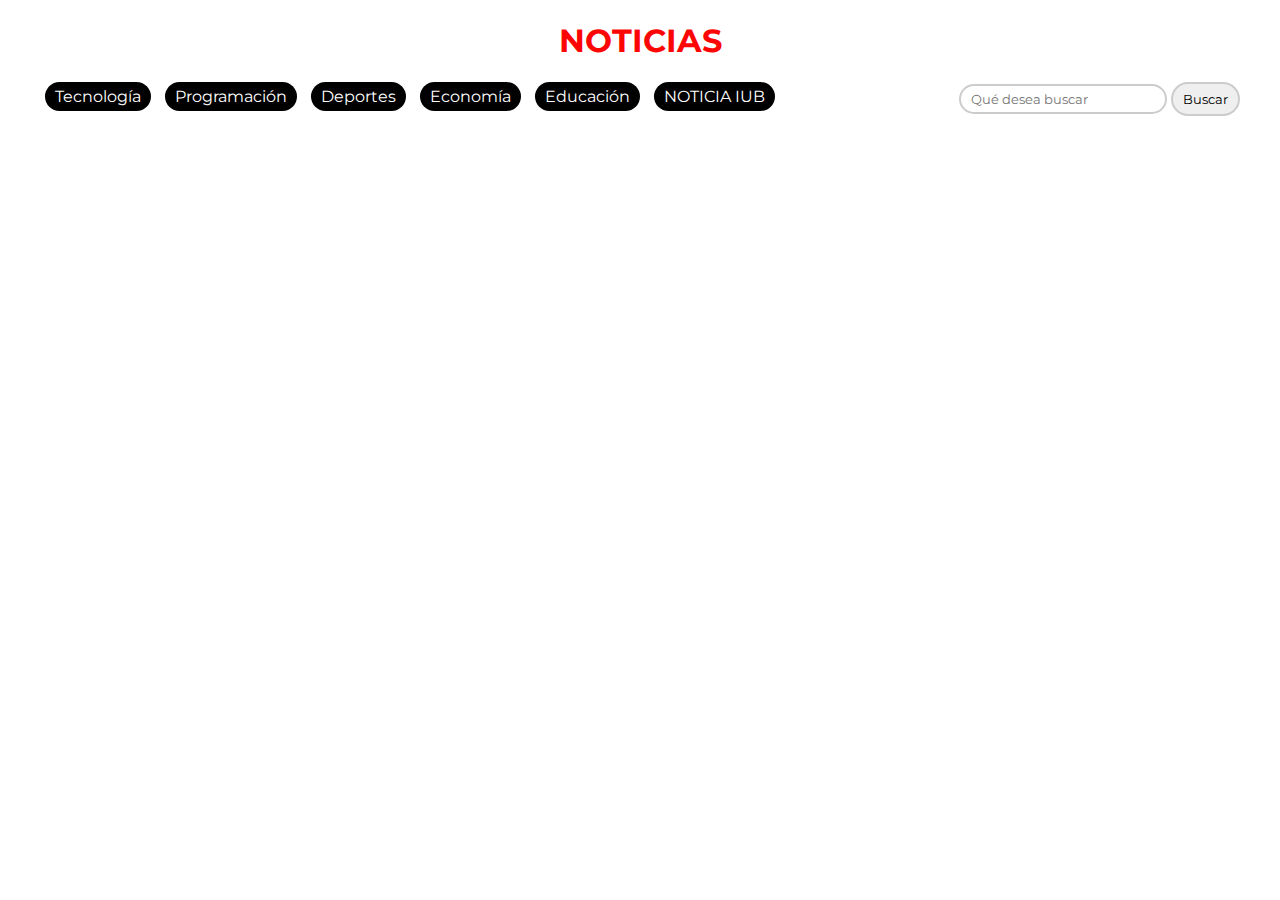
<file: index.html>
<!DOCTYPE html>
<html lang="es">
<head>
    <meta charset="UTF-8">
    <meta http-equiv="X-UA-Compatible" content="IE=edge">
    <meta name="viewport" content="width=device-width, initial-scale=1.0">
    <link rel="stylesheet" href="estilo.css">
    <title>Noticias</title>
</head>

<body>
    <div class="container">
        <h1>NOTICIAS</h1>
        <header>
            <nav>
                <span class="cat" onclick="buscar('Tecnología')">Tecnología</span>
                <span class="cat" onclick="buscar('programación')">Programación</span>
                <span class="cat" onclick="buscar('deportes')">Deportes</span>
                <span class="cat" onclick="buscar('economía')">Economía</span>
                <span class="cat" onclick="buscar('educación')">Educación</span>
                <a href="/lugar.html"><span>NOTICIA IUB</span></a>
            </nav>
            <div class="busqueda">
                <input type="text" placeholder="Qué desea buscar" id="busqueda">
                <button onclick="buscarTema()">Buscar</button>
            </div>
        </header>


        <div class="container-noticias">

        </div>
    </div>
    <script src="app.js"></script>

</body>

</html>
</file>
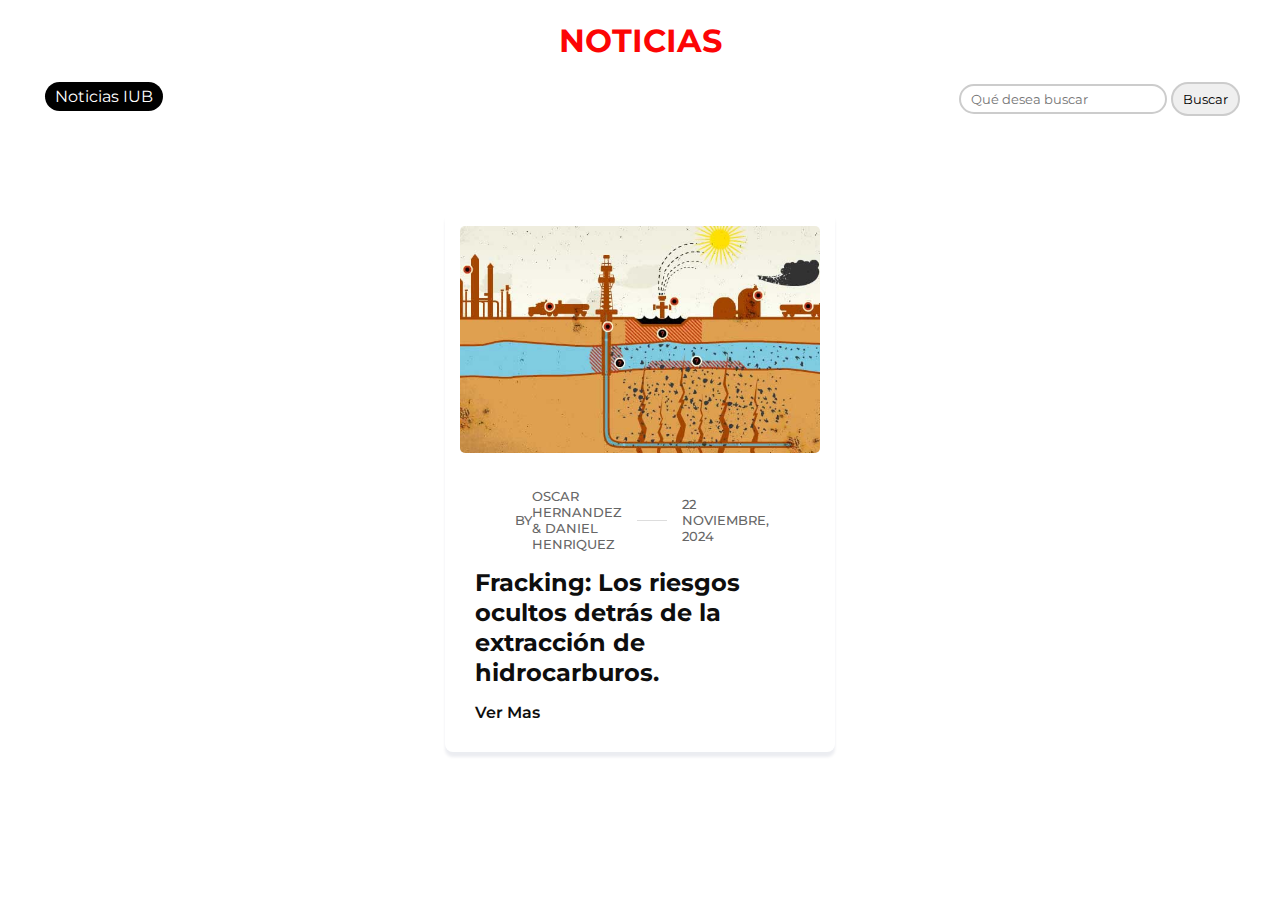
<file: lugar.html>
<!DOCTYPE html>
<html lang="es">
<head>
    <meta charset="UTF-8">
    <meta http-equiv="X-UA-Compatible" content="IE=edge">
    <meta name="viewport" content="width=device-width, initial-scale=1.0">
    <link rel="stylesheet" href="estilo.css">
    <title>Noticias</title>
</head>

<body>
    <div class="container">
        <h1>NOTICIAS</h1>
        <header>
            <nav>
                <a href=""><span>Noticias IUB</span></a>
            </nav>
            <div class="busqueda">
                <input type="text" placeholder="Qué desea buscar" id="busqueda">
                <button onclick="buscarTema()">Buscar</button>
            </div>
        </header>


        <div class="container-noticias">
            <div class="blog_wrap">
                <div class="blog_item">
                    <a href="#" class="thumb"><img src="frack.jpg" alt="blog_img"></a>
                    <div class="blog_info">
                        <ul>
                            <li><span>by</span><a href="#">Oscar Hernandez & Daniel Henriquez</a></li>
                            <li class="last_meta">22 Noviembre, 2024</li>
                        </ul>
                        <h2><a href="/noticia.html">Fracking: Los riesgos ocultos detrás de la extracción de hidrocarburos.</a></h2>
                        <a class="read_more" href="/noticia.html"> Ver mas</a>
                    </div>
                </div>
            </div>
        </div>
        </div>
    </div>
</body>

</html>
</file>
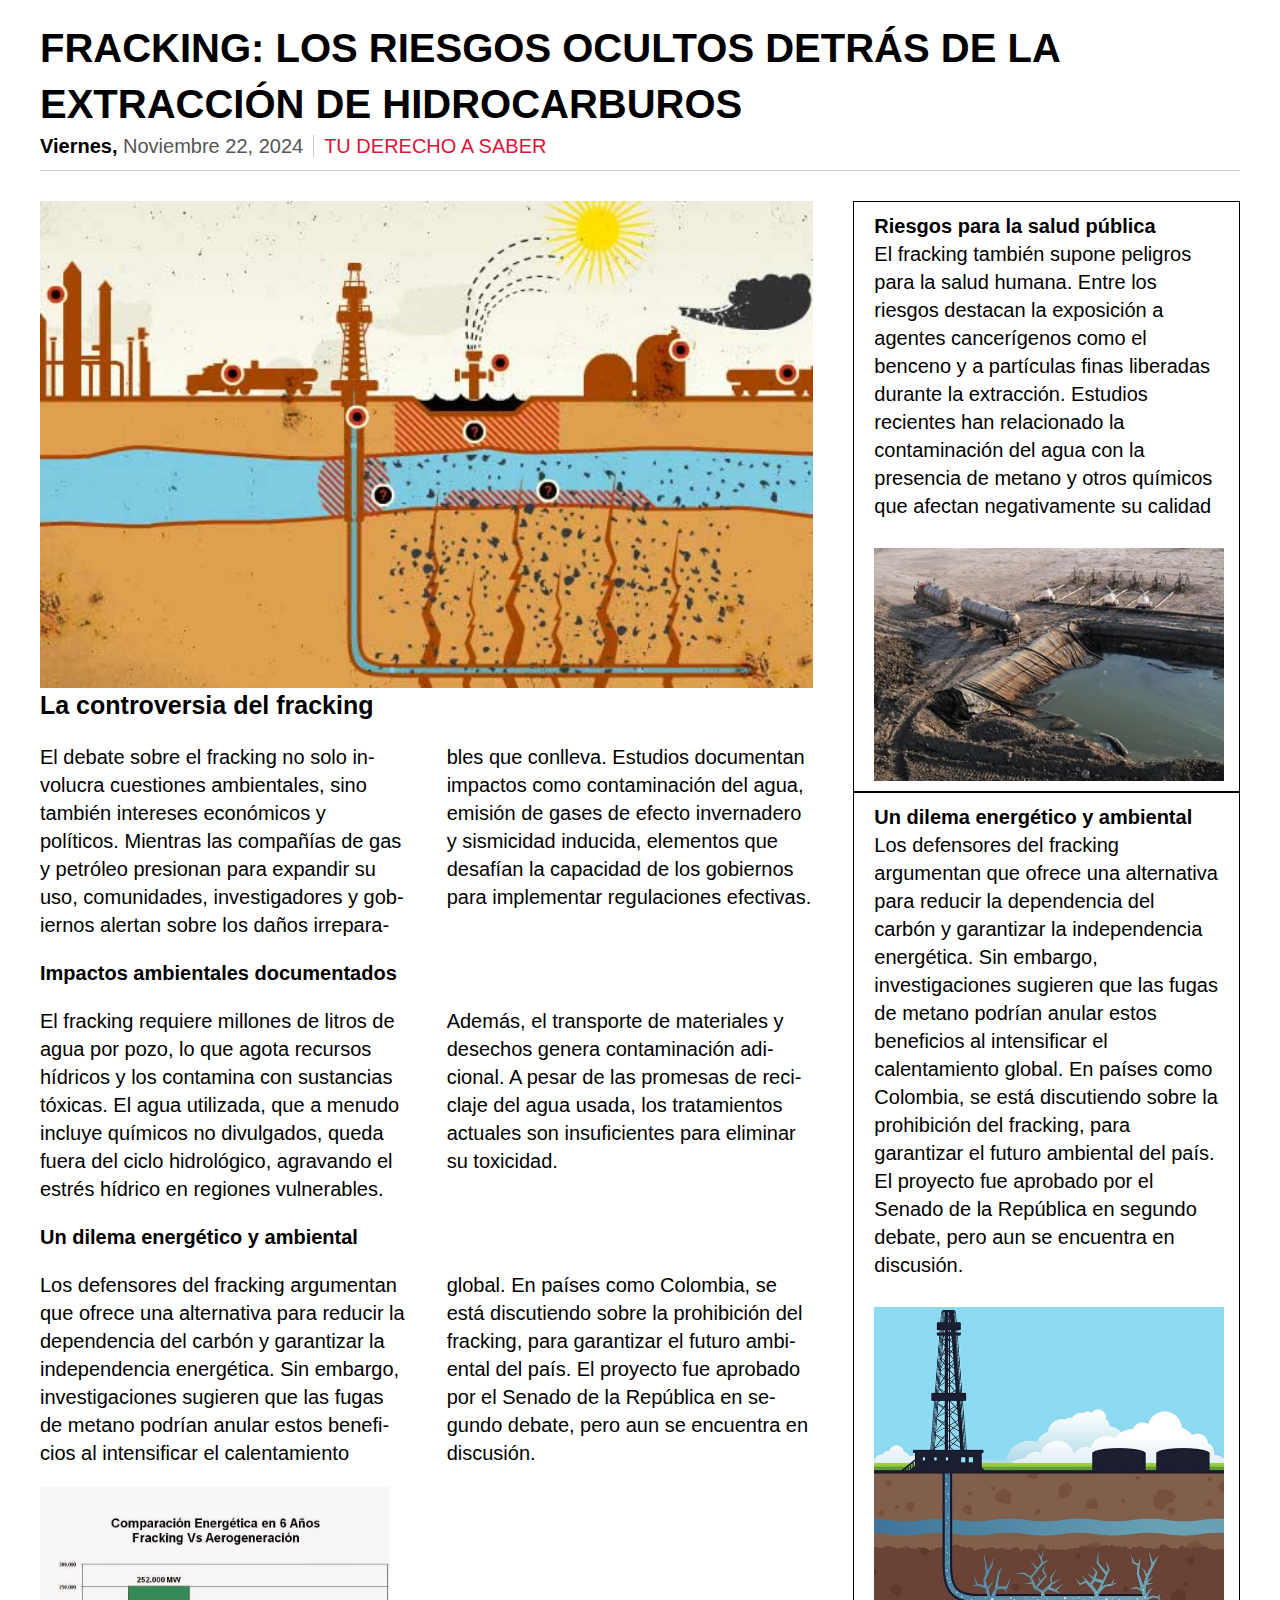
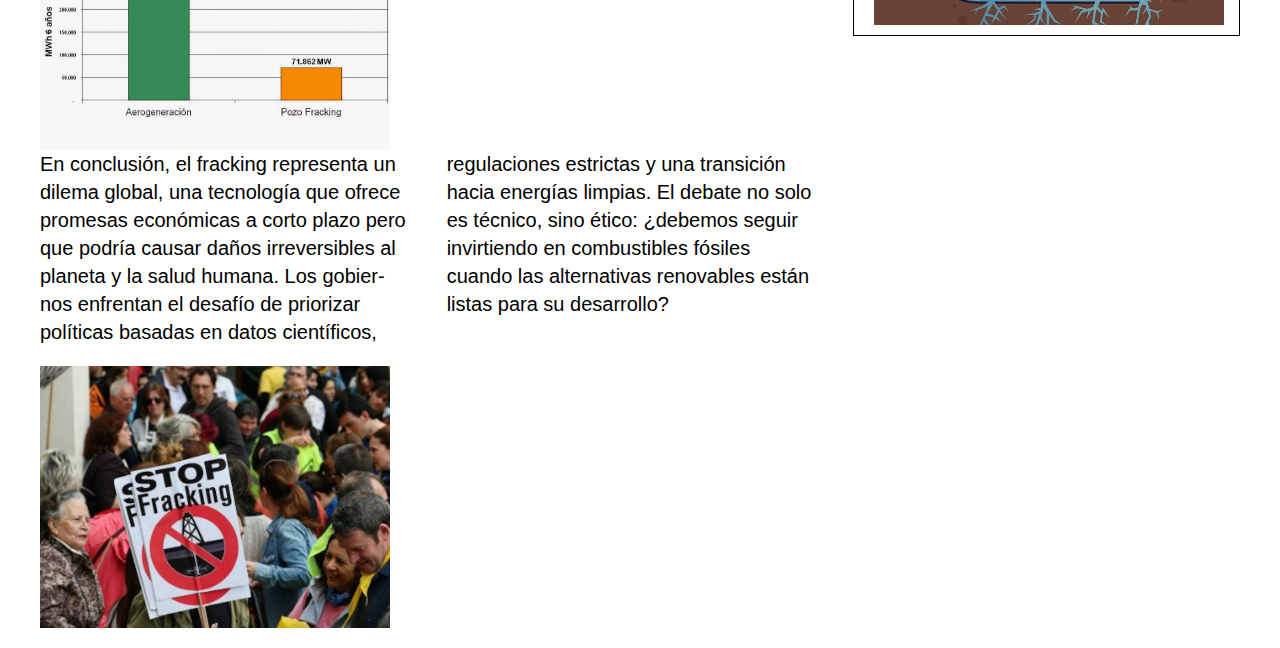
<file: noticia.html>
<html lang="en">
<head>
<meta charset="UTF-8">
<meta http-equiv="X-UA-Compatible" content="IE=edge">
<meta name="viewport" content="width=device-width, initial-scale=1.0">
<link rel="stylesheet" href="/noticia.css">
<title>Noticias IUB</title>
</head>
<body>
<div class="container">
    <header>
    <h1 class="heading-1">Fracking: Los riesgos ocultos detrás de la extracción de hidrocarburos</h1>
    <div class="sub-heading">
    <p>Viernes, <span>Noviembre 22, 2024</span></p>
    <p class="importent">tu derecho a saber</p>
    </div>
    </header>

    <div class="main">
    <div class="home">
        <div class="left">
        <img src="frack.jpg" class="home-img" alt="Paper photo">



        

<article>
        <p>La controversia del fracking</p>

        <p>El debate sobre el fracking no solo involucra cuestiones ambientales, sino también intereses económicos y políticos. Mientras las compañías de gas y petróleo presionan para expandir su uso, comunidades, investigadores y gobiernos alertan sobre los daños irreparables que conlleva. Estudios documentan impactos como contaminación del agua, emisión de gases de efecto invernadero y sismicidad inducida, elementos que desafían la capacidad de los gobiernos para implementar regulaciones efectivas.</p>

        <p><b>Impactos ambientales documentados </b></p>
        <p>El fracking requiere millones de litros de agua por pozo, lo que agota recursos hídricos y los contamina con sustancias tóxicas. El agua utilizada, que a menudo incluye químicos no divulgados, queda fuera del ciclo hidrológico, agravando el estrés hídrico en regiones vulnerables.
            Además, el transporte de materiales y desechos genera contaminación adicional. A pesar de las promesas de reciclaje del agua usada, los tratamientos actuales son insuficientes para eliminar su toxicidad.
        </p>

        <p><b>Un dilema energético y ambiental</b></p>
        <p>Los defensores del fracking argumentan que ofrece una alternativa para reducir la dependencia del carbón y garantizar la independencia energética. Sin embargo, investigaciones sugieren que las fugas de metano podrían anular estos beneficios al intensificar el calentamiento global. 

            En países como Colombia, se está discutiendo sobre la prohibición del fracking, para garantizar el futuro ambiental del país. El proyecto fue aprobado por el Senado de la República en segundo debate, pero aun se encuentra en discusión. 
            </p>
            <img src="dilema.jpg" alt="" id="dilema">
            <p>En conclusión, el fracking representa un dilema global, una tecnología que ofrece promesas económicas a corto plazo pero que podría causar daños irreversibles al planeta y la salud humana. Los gobiernos enfrentan el desafío de priorizar políticas basadas en datos científicos, regulaciones estrictas y una transición hacia energías limpias.
                El debate no solo es técnico, sino ético: ¿debemos seguir invirtiendo en combustibles fósiles cuando las alternativas renovables están listas para su desarrollo?
                </p>
                <img src="protesta.jpg" alt="" id="protesta">
    </article>
    </div>



<div class="cards">
    <div class="card">
    <h4 class="heading-4">Riesgos para la salud pública</h4>
    <p>El fracking también supone peligros para la salud humana. Entre los riesgos destacan la exposición a agentes cancerígenos como el benceno y a partículas finas liberadas durante la extracción. Estudios recientes han relacionado la contaminación del agua con la presencia de metano y otros químicos que afectan negativamente su calidad <br><br></p>
    <img src="riesgo.jpg" alt="" id="riesgo">
    </div>

    <div class="card">
    <h4 class="heading-4">Un dilema energético y ambiental</h4>
    <p>Los defensores del fracking argumentan que ofrece una alternativa para reducir la dependencia del carbón y garantizar la independencia energética. Sin embargo, investigaciones sugieren que las fugas de metano podrían anular estos beneficios al intensificar el calentamiento global. 

        En países como Colombia, se está discutiendo sobre la prohibición del fracking, para garantizar el futuro ambiental del país. El proyecto fue aprobado por el Senado de la República en segundo debate, pero aun se encuentra en discusión. 
        <br><br></p>
        <img src="img1.jpg" alt="" id="dilema">
    </div>

    
</div>
</body>
</html>
</file>
<file: estilo.css>
@import url('https://fonts.googleapis.com/css2?family=Montserrat:wght@100;300;400;500;700&display=swap');
*{
    box-sizing: border-box;
    font-family: 'Montserrat';
}
.container{
    max-width: 1200px;
    margin: auto;
}
h1{
    text-align: center;
    color:#fc0505 ;
}
header{
    display: flex;
    justify-content: space-between;
}
nav{
    text-align: center;
    margin-bottom: 20px;
}
nav span{
    display: inline-block;
    background-color: #000;
    color: #fff;
    padding: 5px 10px;
    border-radius: 30px;
    margin: 0 5px;
    cursor: pointer;
}
nav span:hover{
    color: red;
}
header input{
    padding: 5px 10px;
    border: none;
    border: 2px solid #ccc;
    border-radius: 30px;
}
header button{
    border: none;
    padding: 7px 10px;
    border-radius: 30px;
    border: 2px solid #ccc;
}
.container-noticias{
    display: grid;
    grid-template-columns: repeat(auto-fit, minmax(300px, 1fr));
    grid-gap:30px;
    padding-bottom: 20px;
}
.container-noticias .item{
    background-color: #eee;
    max-width: 360px;
    border:2px solid #ccc;
    border-radius: 10px;
    padding: 10px;
    cursor: pointer;
    transition: .3s;
}
.container-noticias .item:hover{
    box-shadow: 0 0 10px 5px #ccc;
}
.container-noticias .item:hover h2{
    text-decoration: underline;
}
.container-noticias .item .info_item{
    display: flex;
    justify-content: space-between;
    margin-top: 10px;
}

.container-noticias .item img{
    width: 100%;
}
.container-noticias #btnSiguiente{
    cursor: pointer;
}
.container-noticias #btnSiguiente:hover{
    color: #fc0505;
}





.blog_wrap {
	width: 390px;
	margin: 80px auto;
}

.blog_item {
	background: #ffffff;
	box-shadow: 0 5px 3px rgb(3 27 78 / 8%);
	overflow: hidden;
	border-radius: 8px;
	transition: .3s;
}

.blog_item:hover {
	transform: translateY(-10px);
}

.blog_item .thumb {
	padding: 15px;
	display: block;
}

.blog_item .thumb img {
	width: 100%;
	border-radius: 5px;
}

.blog_info {
	padding: 0 30px 30px 30px;
}

.blog_info ul {
	list-style: none;
	display: flex;
	align-items: center;
}

.blog_info ul li {
	font-size: 13px;
	text-transform: uppercase;
	padding-right: 60px;
	display: flex;
	align-items: center;
	font-weight: 500;
	color: #666666;
	position: relative;
}

.blog_info ul li::after {
	position: absolute;
	right: 15px;
	top: 50%;
	content: "";
	height: 1px;
	width: 30px;
	background: #dddddd;
}

.last_meta::after {
	display: none;
}

.blog_info ul li a {
	text-decoration: none;
	color: #666666;
}

.blog_info h2 {
	font-size: 24px;
	color: #0e0e0e;
	line-height: 30px;
	margin: 15px 0;
	transition: .3s;
}

.blog_info h2 a {
	transition: .3s;
}

.blog_info h2:hover a {
	color: #df0a0a;
}

.blog_info h2 a {
	color: #0e0e0e;
	text-decoration: none;
}

.read_more {
	text-transform: capitalize;
	display: inline-block;
	color: #0e0e0e;
	font-weight: 600;
	text-decoration: none;
	transition: .3s;
}

.read_more i {
	display: inline-flex;
	align-items: center;
	justify-content: center;
	height: 40px;
	width: 40px;
	background: #0e0e0e;
	border-radius: 50%;
	font-size: 16px;
	color: #ffffff;
	margin-right: 8px;
	transition: .3s;
}

.read_more:hover {
	color: #df0a0a;
}

.read_more:hover i {
	background: #df0a0a;
}
</file>
<file: noticia.css>
* {
    margin: 0;
    padding: 0;
    box-sizing: border-box;
  }
  
  body {
    font-family: sans-serif;
    min-height: 100vh;
    max-width: 100vw;
    line-height: 1.4;
    padding: 20px 40px;
  }
  
  .container {
    max-width: 1200px;
  }
  
  .heading-1 {
    font-size: 40px;
    text-transform: uppercase;
  }
  
  .heading-2 {
    font-size: 40px;
    line-height: 1.1;
    margin-bottom: 20px;
  }
  
  .heading-3 {
    font-size: 20px;
    text-transform: uppercase;
    color: crimson;
    margin-bottom: 10px;
  }
  
  .sub-heading {
    font-size: 20px;
    display: flex;
    align-items: center;
    margin-bottom: 30px;
    border-bottom: 1px solid #ccc;
    padding-bottom: 10px;
  }
  
  .sub-heading p {
    font-weight: 700;
    text-transform: capitalize;
    margin-right: 10px;
  }
  
  .sub-heading span {
    color: #555;
    font-weight: 300;
    border-right: 1px solid #ccc;
    padding-right: 10px;
  }
  
  .sub-heading .importent {
    color: crimson;
    text-transform: uppercase;
    font-weight: 300;
  }
  
  /* HOME */
  .home {
    display: grid;
    grid-template-columns: 2fr 1fr;
    gap: 40px;
  }
  
  .home-img {
    width: 100%;
  }
  
  .list {
    display: grid;
    grid-template-columns: 1fr 3fr;
    gap: 10px;
    margin-bottom: 10px;
  }
  
  .list img {
    width: 100%;
    height: 80px;
  }
  
  /* ARTICLE */
  article > p {
    font-size: 20px;
    margin-bottom: 20px;
  
    columns: 3 25ch;
    column-gap: 40px;
    hyphens: auto;
  }
  
  article p:first-child::first-line {
    font-weight: 700;
    font-size: 25px;
  }
  
  /* blockquote */
  blockquote {
    font-size: 20px;
    padding: 10px 30px;
    margin-bottom: 40px;
    position: relative;
  }
  
  blockquote::before {
    content: open-quote;
    position: absolute;
    top: -48px;
    left: -4px;
    opacity: .3;
    color: #666;
    font-size: 150px;
  }
  
  .cards {
    columns: 25ch 3;
    gap: 40px;
    margin-bottom: 40px;
  }
  
  .card {
    font-size: 20px;
    border: 1px solid;
    padding: 10px 20px;
    break-inside: avoid;
  }
  
  @media (max-width: 950px) {
    .home {
      grid-template-columns: 1fr;
    }
  
    .lists {
      display: grid;
      grid-template-columns: 1fr 1fr;
      gap: 20px;
    }
  
    .list {
      grid-template-columns: 1fr 5fr;
    }
  
    .card {
      margin-bottom: 40px;
    }
  }

  #riesgo{
    width: 350px;
   heigth: 400px;
  }
  #dilema{
    width: 350px;
   heigth: 400px;
  }
  #protesta{
    width: 350px;
   heigth: 400px;
  }
  
  @media (max-width: 650px) {
    .lists {
      grid-template-columns: 1fr;
    }
  }
</file>
